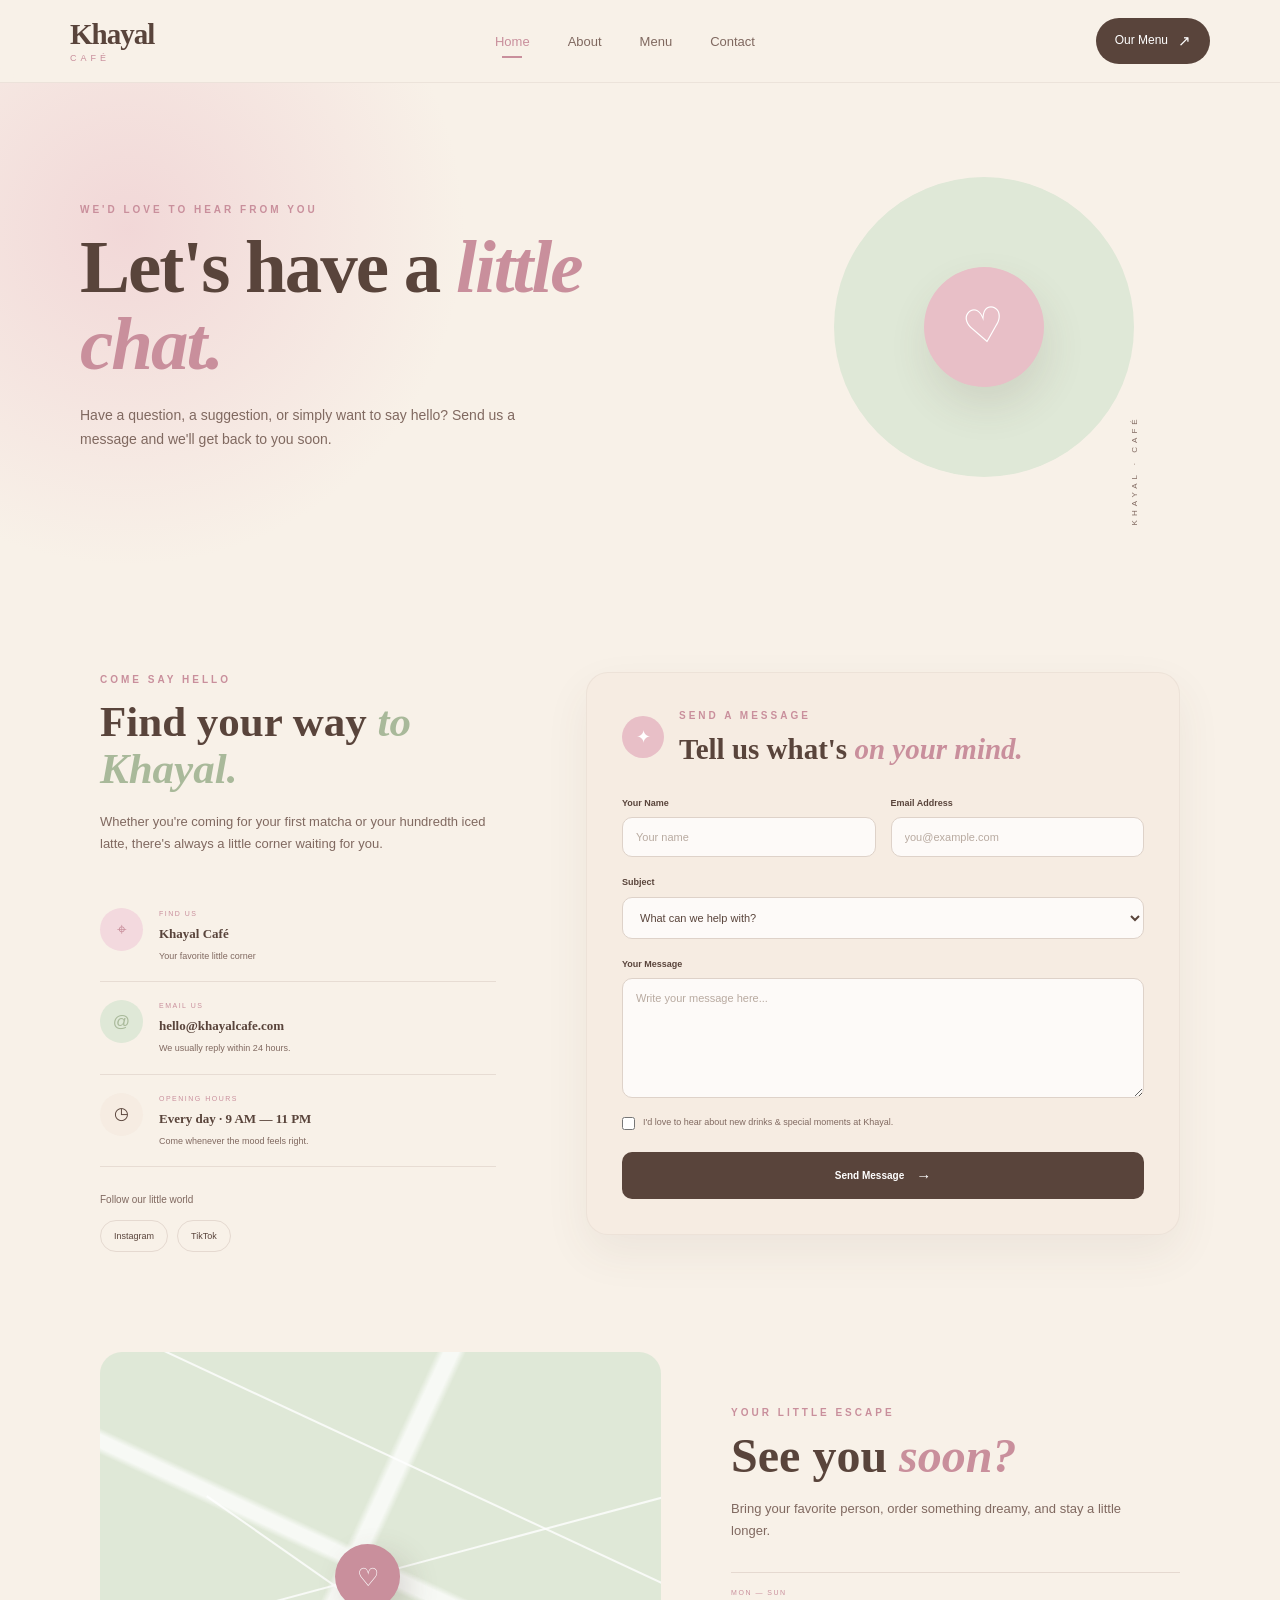
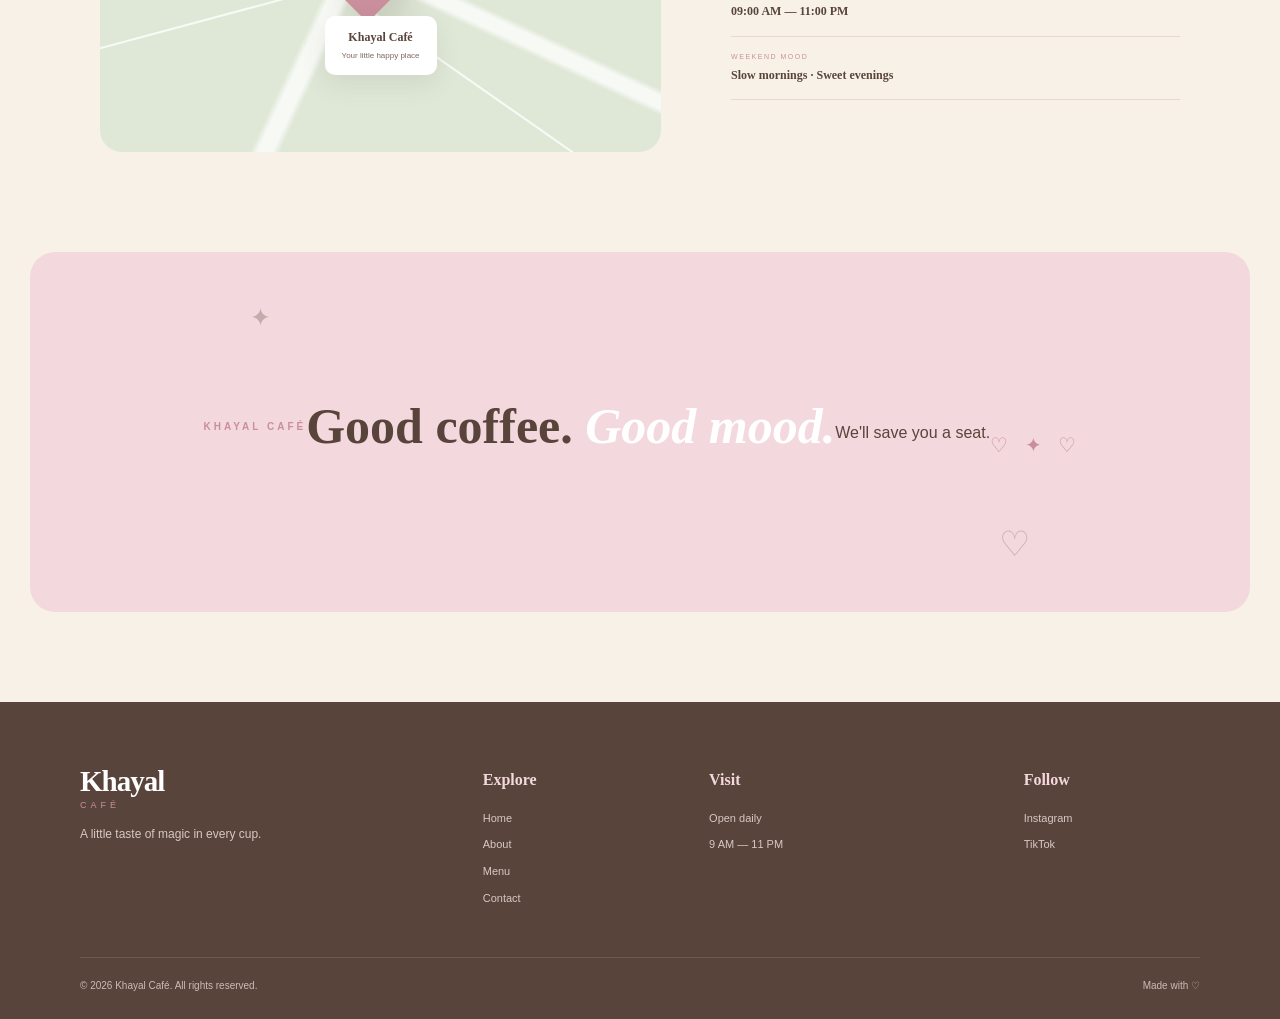
<file: contact.html>
<!DOCTYPE html>
<html lang="en">
<head>
    <meta charset="UTF-8">
    <meta name="viewport" content="width=device-width, initial-scale=1.0">
    <title>Contact | Khayal Café</title>
    <link rel="stylesheet" href="style.css">
</head>
<body>

<!-- == NAVBAR== -->
<header class="navbar">
    <div class="nav-container">
        <a href="index.html" class="logo">
            <span>Khayal</span>
            <small>CAFÉ</small>
        </a>
        <nav>
            <input type="checkbox" id="nav-toggle" class="nav-toggle-input">
            
            <label for="nav-toggle" class="hamburger">
                <span></span>
                <span></span>
                <span></span>
            </label>
            <ul class="nav-links">
                <li><a href="index.html" class="active">Home</a></li>
                <li><a href="about.html">About</a></li>
                <li><a href="menu.html">Menu</a></li>
                <li><a href="contact.html">Contact</a></li>
            </ul>
        </nav>
        <a href="menu.html" class="menu-btn">
            Our Menu <span>↗</span>
        </a>
    </div>
</header>

<main>

        <!-- == CONTACT HERO== -->
        <section class="contact-hero">
            <div class="contact-hero-content">
                <p class="section-label">WE'D LOVE TO HEAR FROM YOU</p>
                <h1>Let's have a <span>little chat.</span></h1>
                <p>Have a question, a suggestion, or simply want to say hello? Send us a message and we'll get back to you soon.</p>
            </div>

            <div class="contact-decoration">
                <span>♡</span>
                <div class="contact-circle"></div>
                <small>KHAYAL · CAFÉ</small>
            </div>
        </section>
        <!-- == CONTACT CONTENT== -->
        <section class="contact-section">

            <!-- INFORMATION -->
            <div class="contact-info">
                <p class="section-label">COME SAY HELLO</p>
                <h2>Find your way <span>to Khayal.</span></h2>
                <p class="contact-description">Whether you're coming for your first matcha or your hundredth iced latte, there's always a little corner waiting for you.</p>

                <!-- LOCATION -->
                <div class="info-item">
                    <div class="info-icon">⌖</div>
                    <div>
                        <span>FIND US</span>
                        <h3>Khayal Café</h3>
                        <p>Your favorite little corner</p>
                    </div>
                </div>
                <!-- EMAIL -->
                <div class="info-item">
                    <div class="info-icon">@</div>
                    <div>
                        <span>EMAIL US</span>
                        <h3>hello@khayalcafe.com</h3>
                        <p>We usually reply within 24 hours.</p>
                    </div>
                </div>
                <!-- HOURS -->
                <div class="info-item">
                    <div class="info-icon">◷</div>
                    <div>
                        <span>OPENING HOURS</span>
                        <h3>Every day · 9 AM — 11 PM</h3>
                        <p>Come whenever the mood feels right.</p>
                    </div>
                </div>
                <!-- SOCIAL -->
                <div class="contact-social">
                    <p>Follow our little world</p>
                    <div>
                        <a href="#">Instagram</a>
                        <a href="#">TikTok</a>
                    </div>
                </div>
            </div>

            <!-- == FORM== -->
            <div class="contact-form-container">
                <div class="form-header">
                    <span>✦</span>
                    <div>
                        <p class="section-label">SEND A MESSAGE</p>
                        <h2>Tell us what's <span>on your mind.</span></h2>
                    </div>
                </div>

                <form>
                    <div class="form-row">
                        <div class="form-group">
                            <label for="name">Your Name</label>
                            <input type="text" id="name" name="name" placeholder="Your name" required>
                        </div>

                        <div class="form-group">
                            <label for="email">Email Address</label>
                            <input type="email" id="email" name="email" placeholder="you@example.com" required>
                        </div>
                    </div>

                    <div class="form-group">
                        <label for="subject">Subject</label>
                        <select id="subject" name="subject">
                            <option value="">What can we help with?</option>
                            <option value="question">General Question</option>
                            <option value="reservation">Reservation</option>
                            <option value="feedback">Feedback</option>
                            <option value="other">Something Else</option>
                        </select>
                    </div>

                    <div class="form-group">
                        <label for="message">Your Message</label>
                        <textarea id="message" name="message" rows="6" placeholder="Write your message here..." required></textarea>
                    </div>

                    <label class="check-row">
                        <input type="checkbox" name="updates">
                        <span>I'd love to hear about new drinks & special moments at Khayal.</span>
                    </label>

                    <button type="submit" class="form-btn">
                        Send Message
                        <span>→</span>
                    </button>
                </form>
            </div>

        </section>

        <!-- == MAP / VISIT == -->
        <section class="visit-section">
            <div class="visit-map">
                <div class="map-lines">
                    <span></span>
                    <span></span>
                    <span></span>
                </div>
                <div class="map-pin">
                    <span>♡</span>
                </div>
                <div class="map-label">
                    <strong>Khayal Café</strong>
                    <small>Your little happy place</small>
                </div>
            </div>

            <div class="visit-content">
                <p class="section-label">YOUR LITTLE ESCAPE</p>
                <h2>See you <span>soon?</span></h2>
                <p>Bring your favorite person, order something dreamy, and stay a little longer.</p>

                <div class="visit-details">
                    <div>
                        <span>MON — SUN</span>
                        <strong>09:00 AM — 11:00 PM</strong>
                    </div>
                    <div>
                        <span>WEEKEND MOOD</span>
                        <strong>Slow mornings · Sweet evenings</strong>
                    </div>
                </div>
            </div>
        </section>

        <!-- == FINAL CTA == -->
        <section class="contact-final">
            <p class="section-label">KHAYAL CAFÉ</p>
            <h2>Good coffee. <span>Good mood.</span></h2>
            <p>We'll save you a seat.</p>
            <div class="final-hearts">
                ♡ &nbsp; ✦ &nbsp; ♡
            </div>
        </section>

    </main>

    <!-- ==FOOTER == -->
    <footer class="footer">
        <div class="footer-main">
            <div class="footer-brand">
                <a href="index.html" class="logo">
                    <span>Khayal</span>
                    <small>CAFÉ</small>
                </a>
                <p>A little taste of magic in every cup.</p>
            </div>

            <div class="footer-column">
                <h4>Explore</h4>
                <a href="index.html">Home</a>
                <a href="about.html">About</a>
                <a href="menu.html">Menu</a>
                <a href="contact.html">Contact</a>
            </div>

            <div class="footer-column">
                <h4>Visit</h4>
                <p>Open daily</p>
                <p>9 AM — 11 PM</p>
            </div>

            <div class="footer-column">
                <h4>Follow</h4>
                <a href="#">Instagram</a>
                <a href="#">TikTok</a>
            </div>
        </div>

        <div class="footer-bottom">
            <p>© 2026 Khayal Café. All rights reserved.</p>
            <span>Made with ♡</span>
        </div>
    </footer>

</body>
</html>
</file>
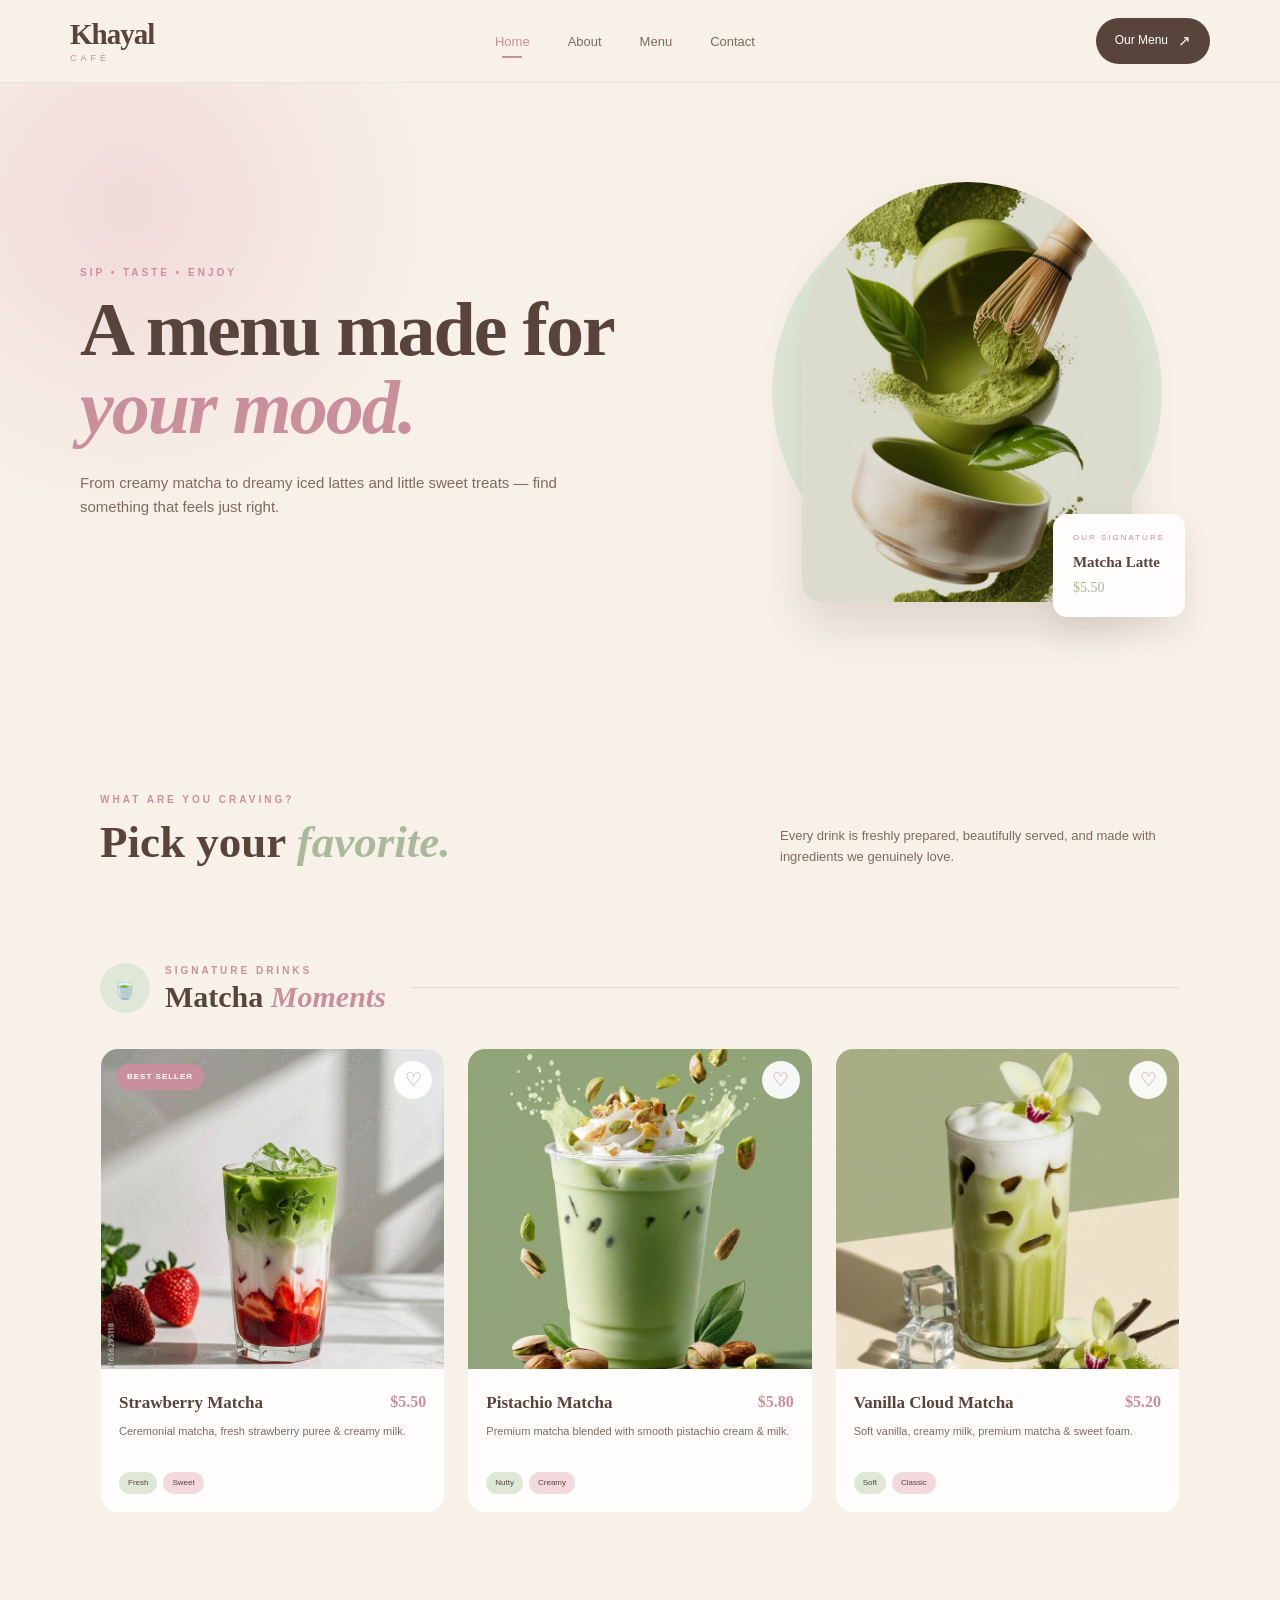
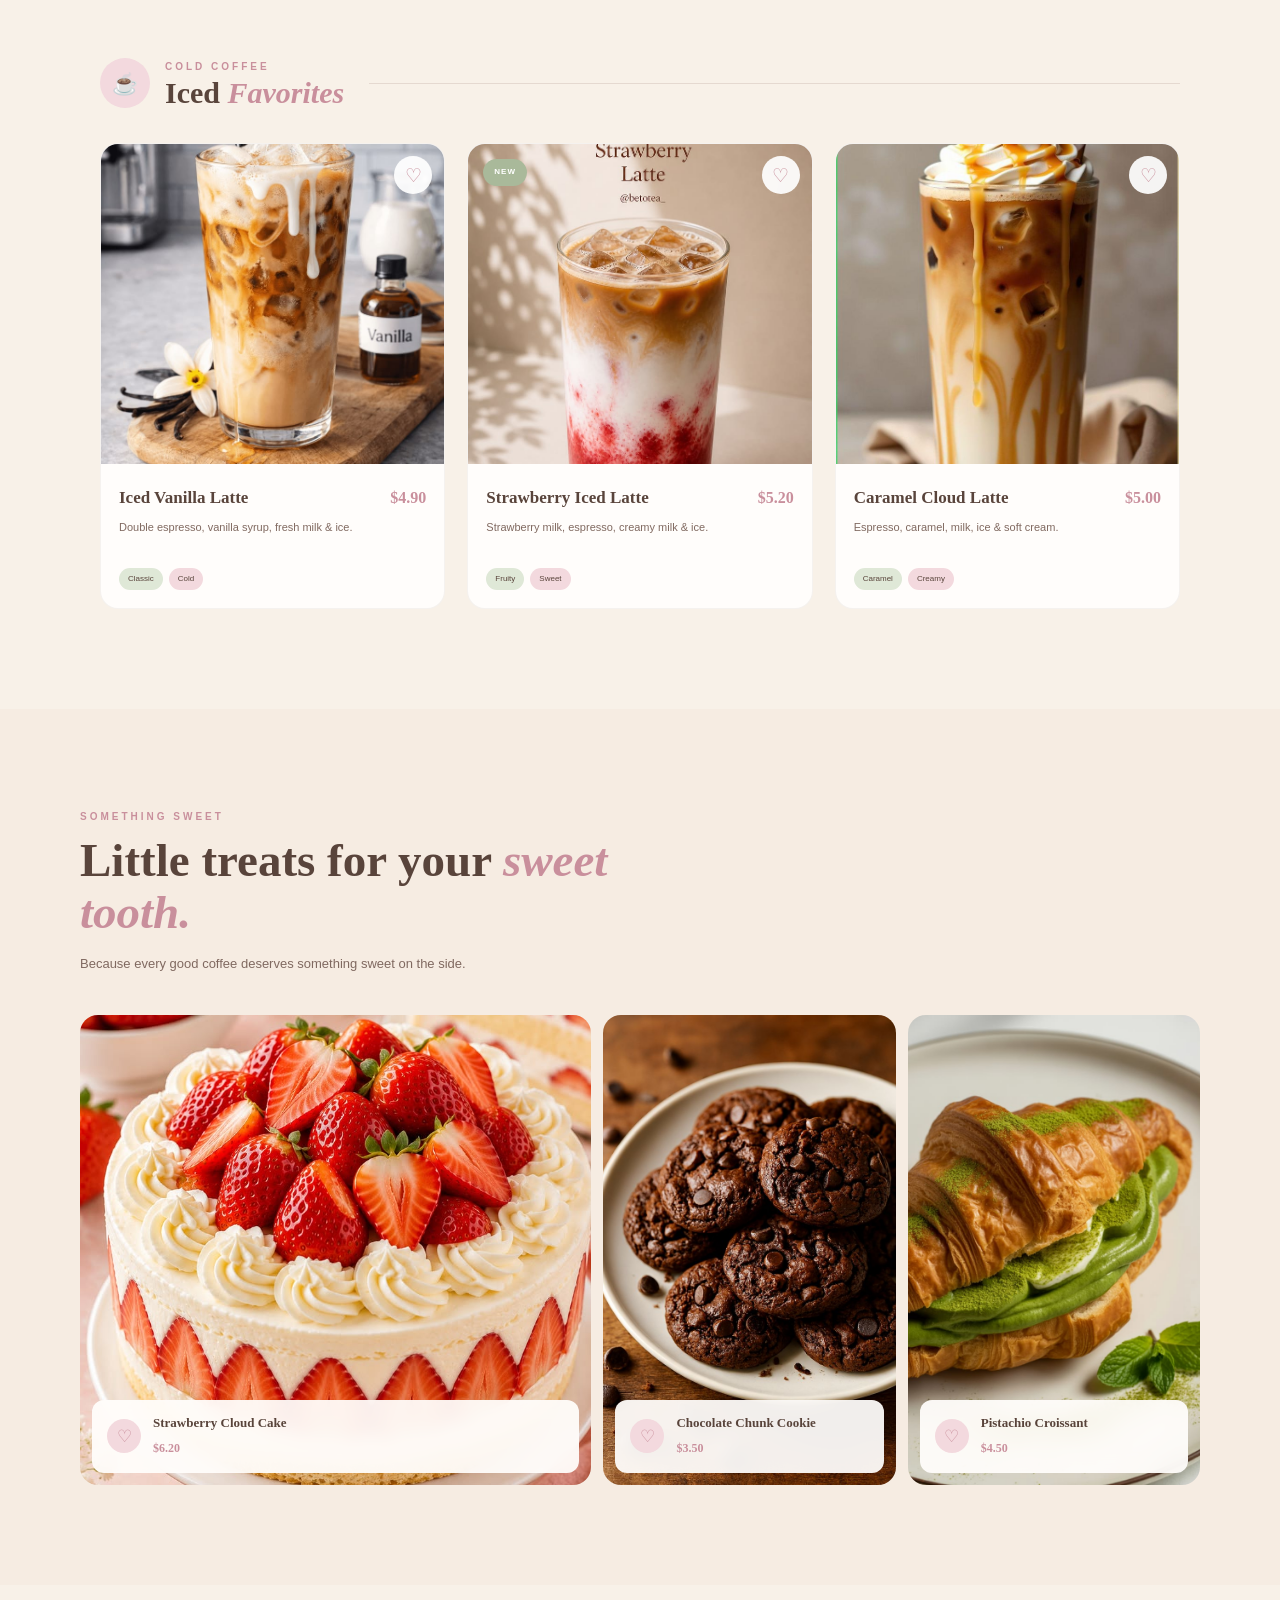
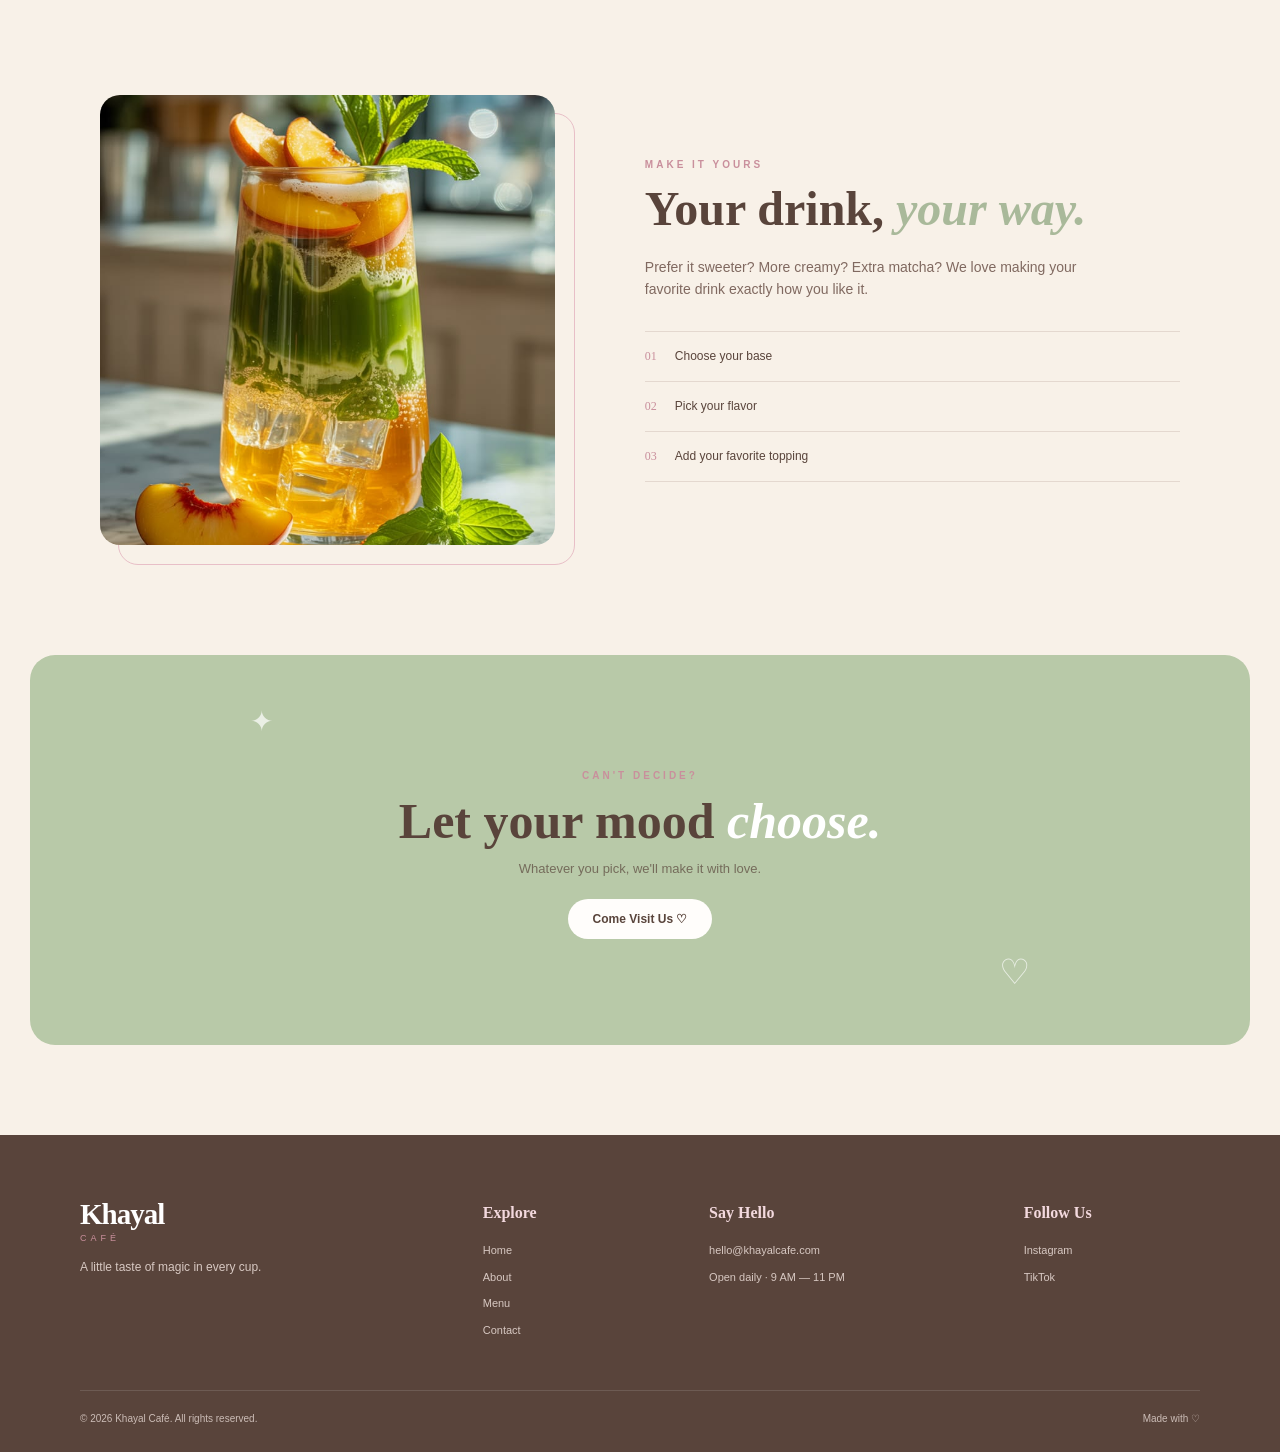
<file: menu.html>
<!DOCTYPE html>
<html lang="en">
<head>
    <meta charset="UTF-8">
    <meta name="viewport" content="width=device-width, initial-scale=1.0">
    <title>Menu | Khayal Café</title>
    <link rel="stylesheet" href="style.css">
</head>
<body>

<!-- ==NAVBAR== -->
<header class="navbar">
    <div class="nav-container">
        <a href="index.html" class="logo">
            <span>Khayal</span>
            <small>CAFÉ</small>
        </a>
        <nav>
            <input type="checkbox" id="nav-toggle" class="nav-toggle-input">
            
            <label for="nav-toggle" class="hamburger">
                <span></span>
                <span></span>
                <span></span>
            </label>
            <ul class="nav-links">
                <li><a href="index.html" class="active">Home</a></li>
                <li><a href="about.html">About</a></li>
                <li><a href="menu.html">Menu</a></li>
                <li><a href="contact.html">Contact</a></li>
            </ul>
        </nav>
        <a href="menu.html" class="menu-btn">
            Our Menu <span>↗</span>
        </a>
    </div>
</header>

<main>
        <!-- ==MENU HERO == -->
        <section class="menu-hero">
            <div class="menu-hero-content">
                <p class="section-label">SIP • TASTE • ENJOY</p>
                <h1>
                    A menu made
                    for <span>your mood.</span>
                </h1>
                <p>
                    From creamy matcha to dreamy iced lattes
                    and little sweet treats — find something
                    that feels just right.
                </p>
            </div>

            <div class="menu-hero-drink">
                <div class="menu-hero-circle"></div>
                <img src="Khayal signature matcha.jpeg" alt="Khayal signature matcha">
                <div class="hero-price">
                    <small>OUR SIGNATURE</small>
                    <strong>Matcha Latte</strong>
                    <span>$5.50</span>
                </div>
            </div>
        </section>

        <!-- == MENU INTRO == -->
        <section class="menu-intro">
            <div>
                <p class="section-label">WHAT ARE YOU CRAVING?</p>
                <h2>
                    Pick your
                    <span>favorite.</span>
                </h2>
            </div>
            <p>
                Every drink is freshly prepared,
                beautifully served, and made with
                ingredients we genuinely love.
            </p>
        </section>

        <!-- == DRINKS == -->
        <section class="menu-section">
            <div class="menu-category-title">
                <div>
                    <span class="category-icon">🍵</span>
                    <div>
                        <p class="section-label">SIGNATURE DRINKS</p>
                        <h2>Matcha <span>Moments</span></h2>
                    </div>
                </div>
                <span class="category-line"></span>
            </div>

            <div class="menu-grid">

                <!-- PRODUCT 1 -->
                <article class="menu-card">
                    <div class="menu-image">
                        <img src="Strawberry Matcha1.jpeg" alt="Strawberry Matcha">
                        <span class="best-seller">BEST SELLER</span>
                        <button class="heart">♡</button>
                    </div>
                    <div class="menu-card-info">
                        <div class="product-title">
                            <h3>Strawberry Matcha</h3>
                            <strong>$5.50</strong>
                        </div>
                        <p>Ceremonial matcha, fresh strawberry puree & creamy milk.</p>
                        <div class="product-tags">
                            <span>Fresh</span>
                            <span>Sweet</span>
                        </div>
                    </div>
                </article>

                <!-- PRODUCT 2 -->
                <article class="menu-card">
                    <div class="menu-image">
                        <img src="Pistachio Matcha1.jpeg" alt="Pistachio Matcha">
                        <button class="heart">♡</button>
                    </div>
                    <div class="menu-card-info">
                        <div class="product-title">
                            <h3>Pistachio Matcha</h3>
                            <strong>$5.80</strong>
                        </div>
                        <p>Premium matcha blended with smooth pistachio cream & milk.</p>
                        <div class="product-tags">
                            <span>Nutty</span>
                            <span>Creamy</span>
                        </div>
                    </div>
                </article>

                <!-- PRODUCT 3 -->
                <article class="menu-card">
                    <div class="menu-image">
                        <img src="Vanilla Matcha.jpeg" alt="Vanilla Matcha">
                        <button class="heart">♡</button>
                    </div>
                    <div class="menu-card-info">
                        <div class="product-title">
                            <h3>Vanilla Cloud Matcha</h3>
                            <strong>$5.20</strong>
                        </div>
                        <p>Soft vanilla, creamy milk, premium matcha & sweet foam.</p>
                        <div class="product-tags">
                            <span>Soft</span>
                            <span>Classic</span>
                        </div>
                    </div>
                </article>

            </div>
        </section>

        <!-- == ICED COFFEE == -->
        <section class="menu-section coffee-section">
            <div class="menu-category-title">
                <div>
                    <span class="category-icon coffee-icon">☕</span>
                    <div>
                        <p class="section-label">COLD COFFEE</p>
                        <h2>Iced <span>Favorites</span></h2>
                    </div>
                </div>
                <span class="category-line"></span>
            </div>

            <div class="menu-grid">

                <!-- PRODUCT 1 -->
                <article class="menu-card">
                    <div class="menu-image">
                        <img src="Iced Vanilla Latte.jpeg" alt="Iced Vanilla Latte">
                        <button class="heart">♡</button>
                    </div>
                    <div class="menu-card-info">
                        <div class="product-title">
                            <h3>Iced Vanilla Latte</h3>
                            <strong>$4.90</strong>
                        </div>
                        <p>Double espresso, vanilla syrup, fresh milk & ice.</p>
                        <div class="product-tags">
                            <span>Classic</span>
                            <span>Cold</span>
                        </div>
                    </div>
                </article>

                <!-- PRODUCT 2 -->
                <article class="menu-card">
                    <div class="menu-image">
                        <img src="Strawberry Iced Latte.jpeg" alt="Strawberry Iced Latte">
                        <span class="new-item">NEW</span>
                        <button class="heart">♡</button>
                    </div>
                    <div class="menu-card-info">
                        <div class="product-title">
                            <h3>Strawberry Iced Latte</h3>
                            <strong>$5.20</strong>
                        </div>
                        <p>Strawberry milk, espresso, creamy milk & ice.</p>
                        <div class="product-tags">
                            <span>Fruity</span>
                            <span>Sweet</span>
                        </div>
                    </div>
                </article>

                <!-- PRODUCT 3 -->
                <article class="menu-card">
                    <div class="menu-image">
                        <img src="Caramel Iced Latt.jpeg" alt="Caramel Iced Latte">
                        <button class="heart">♡</button>
                    </div>
                    <div class="menu-card-info">
                        <div class="product-title">
                            <h3>Caramel Cloud Latte</h3>
                            <strong>$5.00</strong>
                        </div>
                        <p>Espresso, caramel, milk, ice & soft cream.</p>
                        <div class="product-tags">
                            <span>Caramel</span>
                            <span>Creamy</span>
                        </div>
                    </div>
                </article>

            </div>
        </section>

        <!-- == DESSERTS == -->
        <section class="dessert-section">
            <div class="dessert-heading">
                <p class="section-label">SOMETHING SWEET</p>
                <h2>
                    Little treats
                    for your <span>sweet tooth.</span>
                </h2>
                <p>Because every good coffee deserves something sweet on the side.</p>
            </div>

            <div class="dessert-grid">
                <article class="dessert-card large">
                    <img src="Strawberry Cake.jpeg" alt="Strawberry Cake">
                    <div class="dessert-overlay">
                        <span>♡</span>
                        <div>
                            <h3>Strawberry Cloud Cake</h3>
                            <strong>$6.20</strong>
                        </div>
                    </div>
                </article>

                <article class="dessert-card">
                    <img src="Chocolate Cookie.jpeg" alt="Chocolate Cookie">
                    <div class="dessert-overlay">
                        <span>♡</span>
                        <div>
                            <h3>Chocolate Chunk Cookie</h3>
                            <strong>$3.50</strong>
                        </div>
                    </div>
                </article>

                <article class="dessert-card">
                    <img src="Pistachio Croissant.jpeg" alt="Pistachio Croissant">
                    <div class="dessert-overlay">
                        <span>♡</span>
                        <div>
                            <h3>Pistachio Croissant</h3>
                            <strong>$4.50</strong>
                        </div>
                    </div>
                </article>
            </div>
        </section>

        <!-- == CUSTOM DRINK == -->
        <section class="custom-section">
            <div class="custom-image">
                <img src="Custom Khayal drin.jpeg" alt="Custom Khayal drink">
            </div>

            <div class="custom-content">
                <p class="section-label">MAKE IT YOURS</p>
                <h2>
                    Your drink,
                    <span>your way.</span>
                </h2>
                <p>
                    Prefer it sweeter? More creamy?
                    Extra matcha? We love making your
                    favorite drink exactly how you like it.
                </p>
                <div class="custom-options">
                    <div>
                        <span>01</span>
                        <p>Choose your base</p>
                    </div>
                    <div>
                        <span>02</span>
                        <p>Pick your flavor</p>
                    </div>
                    <div>
                        <span>03</span>
                        <p>Add your favorite topping</p>
                    </div>
                </div>
            </div>
        </section>
        <!-- ==MENU CTA== -->
        <section class="menu-cta">
            <div>
                <p class="section-label">CAN'T DECIDE?</p>
                <h2>
                    Let your mood
                    <span>choose.</span>
                </h2>
                <p>Whatever you pick, we'll make it with love.</p>
                <a href="contact.html" class="light-btn">Come Visit Us ♡</a>
            </div>
        </section>

    </main>
    <!-- ==FOOTER == -->
    <footer class="footer">
        <div class="footer-main">
            <div class="footer-brand">
                <a href="index.html" class="logo">
                    <span>Khayal</span>
                    <small>CAFÉ</small>
                </a>
                <p>A little taste of magic in every cup.</p>
            </div>

            <div class="footer-column">
                <h4>Explore</h4>
                <a href="index.html">Home</a>
                <a href="about.html">About</a>
                <a href="menu.html">Menu</a>
                <a href="contact.html">Contact</a>
            </div>

            <div class="footer-column">
                <h4>Say Hello</h4>
                <p>hello@khayalcafe.com</p>
                <p>Open daily · 9 AM — 11 PM</p>
            </div>

            <div class="footer-column">
                <h4>Follow Us</h4>
                <div class="socials">
                    <a href="#">Instagram</a>
                    <a href="#">TikTok</a>
                </div>
            </div>
        </div>

        <div class="footer-bottom">
            <p>© 2026 Khayal Café. All rights reserved.</p>
            <span>Made with ♡</span>
        </div>
    </footer>

</body>
</html>
</file>
<file: style.css>
* {
    margin: 0;
    padding: 0;
    box-sizing: border-box;
}

html {
    scroll-behavior: smooth;
}

body {
    font-family: Arial, Helvetica, sans-serif;
    background: #f8f1e8;
    color: #59443b;
    line-height: 1.6;
}

img {
    width: 100%;
    display: block;
}

a {
    text-decoration: none;
    color: inherit;
}

/* === COLORS === */
:root {
    --cream: #f8f1e8;
    --beige: #ede0d2;
    --beige-light: #f6ece2;
    --pink: #e8bfc7;
    --pink-light: #f3d9de;
    --pink-dark: #c98f9c;
    --pistachio: #b8c9a8;
    --pistachio-light: #dfe8d7;
    --sage: #a9b99a;
    --mocha: #59443b;
    --mocha-light: #806960;
    --white: #fffdfb;
}

/* === NAVBAR === */
.navbar {
    position: fixed;
    top: 0;
    left: 0;
    width: 100%;
    background: rgba(248, 241, 232, 0.94);
    backdrop-filter: blur(12px);
    z-index: 1000;
    border-bottom: 1px solid rgba(89, 68, 59, 0.08);
}

.nav-container {
    max-width: 1200px;
    height: 82px;
    margin: auto;
    padding: 0 30px;
    display: flex;
    align-items: center;
    justify-content: space-between;
}

/* === LOGO === */
.logo {
    display: flex;
    flex-direction: column;
    line-height: 1;
}

.logo span {
    font-family: Georgia, serif;
    font-size: 29px;
    font-weight: bold;
    letter-spacing: -1px;
}

.logo small {
    margin-top: 5px;
    font-size: 9px;
    letter-spacing: 4px;
    color: var(--pink-dark);
}

/* ===  NAV LINKS === */
.nav-links {
    display: flex;
    align-items: center;
    gap: 38px;
    list-style: none;
}

.nav-links a {
    position: relative;
    font-size: 13px;
    color: var(--mocha-light);
    transition: 0.3s ease;
}

.nav-links a::after {
    content: "";
    position: absolute;
    bottom: -9px;
    left: 50%;
    width: 0;
    height: 2px;
    background: var(--pink-dark);
    transform: translateX(-50%);
    transition: 0.3s ease;
}

.nav-links a:hover,
.nav-links a.active {
    color: var(--pink-dark);
}

.nav-links a:hover::after,
.nav-links a.active::after {
    width: 20px;
}

/* === MENU BUTTON === */
.menu-btn {
    display: flex;
    align-items: center;
    gap: 10px;
    padding: 11px 19px;
    background: var(--mocha);
    color: white;
    border-radius: 30px;
    font-size: 12px;
    transition: 0.3s ease;
}

.menu-btn span {
    font-size: 15px;
}

.menu-btn:hover {
    background: var(--pink-dark);
    transform: translateY(-2px);
}

/* === HERO === */
.hero {
    max-width: 1200px;
    min-height: 720px;
    margin: 82px auto 0;
    padding: 75px 40px;
    display: grid;
    grid-template-columns: 0.9fr 1.1fr;
    align-items: center;
    gap: 50px;
    position: relative;
    overflow: hidden;
}

/* DECORATIONS */
.decor-star {
    position: absolute;
    color: var(--pink-dark);
    font-size: 22px;
}

.star-one {
    top: 130px;
    left: 40px;
}

.star-two {
    bottom: 80px;
    left: 48%;
}

.decor-heart {
    position: absolute;
    top: 155px;
    right: 48%;
    font-size: 30px;
    color: var(--pistachio);
}

/* === HERO CONTENT === */
.hero-content {
    position: relative;
    z-index: 3;
}

.eyebrow {
    color: var(--pink-dark);
    font-size: 11px;
    font-weight: bold;
    letter-spacing: 4px;
    margin-bottom: 20px;
}

.hero h1 {
    font-family: Georgia, serif;
    font-size: clamp(55px, 6vw, 78px);
    line-height: 1.02;
    letter-spacing: -2px;
    color: var(--mocha);
    max-width: 560px;
    margin-bottom: 25px;
}

.hero h1 span {
    color: var(--pink-dark);
    font-style: italic;
}

.hero-text {
    max-width: 440px;
    color: var(--mocha-light);
    font-size: 15px;
    margin-bottom: 30px;
}

/* == BUTTONS == */
.hero-buttons {
    display: flex;
    align-items: center;
    gap: 14px;
}

.primary-btn {
    display: inline-flex;
    align-items: center;
    gap: 15px;
    background: var(--mocha);
    color: white;
    padding: 14px 23px;
    border-radius: 30px;
    font-size: 12px;
    font-weight: bold;
    transition: 0.3s ease;
}

.primary-btn span {
    font-size: 17px;
}

.primary-btn:hover {
    background: var(--pink-dark);
    transform: translateY(-3px);
    box-shadow: 0 12px 25px rgba(89, 68, 59, 0.15);
}

.story-btn {
    padding: 13px 20px;
    font-size: 12px;
    color: var(--mocha);
    border-bottom: 1px solid var(--pink-dark);
    transition: 0.3s ease;
}

.story-btn:hover {
    color: var(--pink-dark);
}

.hero-note {
    margin-top: 30px;
    display: flex;
    align-items: center;
    gap: 8px;
    font-size: 11px;
    color: var(--mocha-light);
}

.hero-note span {
    color: var(--pink-dark);
    font-size: 18px;
}

/* === HERO VISUAL == */
.hero-visual {
    height: 540px;
    position: relative;
    display: flex;
    align-items: center;
    justify-content: center;
}

/* BIG PINK SHAPE */
.pink-shape {
    position: absolute;
    width: 430px;
    height: 430px;
    background: var(--pink-light);
    border-radius: 48% 52% 60% 40% / 45% 40% 60% 55%;
    transform: rotate(-8deg);
}

/* IMAGE */
.hero-image-frame {
    position: relative;
    width: 360px;
    height: 455px;
    z-index: 2;
    overflow: hidden;
    border-radius: 190px 190px 25px 25px;
    box-shadow: 0 25px 50px rgba(89, 68, 59, 0.15);
}

.hero-image-frame img {
    width: 100%;
    height: 100%;
    object-fit: cover;
    transition: 0.6s ease;
}

.hero-image-frame:hover img {
    transform: scale(1.05);
}

/* MATCHA TAG */
.matcha-tag {
    position: absolute;
    z-index: 5;
    bottom: 65px;
    right: 15px;
    padding: 13px 17px;
    background: var(--white);
    border-radius: 12px;
    box-shadow: 0 12px 30px rgba(89, 68, 59, 0.12);
    font-size: 11px;
    display: flex;
    align-items: center;
    gap: 8px;
}

.matcha-tag span {
    color: var(--pistachio);
}

/* CIRCLES */
.small-circle {
    position: absolute;
    border-radius: 50%;
}

.circle-one {
    width: 45px;
    height: 45px;
    background: var(--pistachio);
    top: 50px;
    right: 55px;
}

.circle-two {
    width: 20px;
    height: 20px;
    background: var(--pink-dark);
    bottom: 120px;
    left: 70px;
}

/* ==== VALUES === */
.values {
    max-width: 1120px;
    margin: auto;
    background: var(--white);
    padding: 25px 35px;
    border-radius: 18px;
    box-shadow: 0 10px 35px rgba(89, 68, 59, 0.07);
    display: grid;
    grid-template-columns: 1fr auto 1fr auto 1fr;
    align-items: center;
    gap: 25px;
    position: relative;
    z-index: 10;
}

.value-item {
    display: flex;
    align-items: center;
    gap: 15px;
}

.value-icon {
    width: 48px;
    height: 48px;
    flex-shrink: 0;
    display: flex;
    align-items: center;
    justify-content: center;
    border-radius: 50%;
    background: var(--pistachio-light);
    font-size: 20px;
}

.value-icon.pink {
    background: var(--pink-light);
    color: var(--pink-dark);
}

.value-icon.green {
    background: var(--pistachio-light);
    color: var(--sage);
}

.value-item h3 {
    font-family: Georgia, serif;
    font-size: 15px;
    margin-bottom: 2px;
}

.value-item p {
    font-size: 10px;
    color: var(--mocha-light);
}

.value-line {
    width: 1px;
    height: 40px;
    background: #eadfd6;
}
/* === FAVORITES ==== */
.favorites {
    max-width: 1120px;
    margin: auto;
    padding: 110px 20px;
}

.section-header {
    display: flex;
    align-items: end;
    justify-content: space-between;
    margin-bottom: 40px;
}

.section-label {
    color: var(--pink-dark);
    font-size: 10px;
    letter-spacing: 3px;
    font-weight: bold;
    margin-bottom: 10px;
}

.section-header h2 {
    font-family: Georgia, serif;
    font-size: 43px;
    line-height: 1.1;
}

.section-header h2 span {
    color: var(--sage);
    font-style: italic;
}

.view-all {
    font-size: 12px;
    color: var(--mocha-light);
    border-bottom: 1px solid var(--pink-dark);
    padding-bottom: 5px;
}

/* DRINK GRID */
.drink-grid {
    display: grid;
    grid-template-columns: repeat(3, 1fr);
    gap: 22px;
}

.drink-card {
    background: var(--white);
    border-radius: 18px;
    padding: 10px;
    transition: 0.35s ease;
    border: 1px solid rgba(89, 68, 59, 0.05);
}

.drink-card:hover {
    transform: translateY(-8px);
    box-shadow: 0 20px 40px rgba(89, 68, 59, 0.10);
}

.drink-image {
    height: 320px;
    position: relative;
    overflow: hidden;
    border-radius: 13px;
}

.pink-bg {
    background: var(--pink-light);
}

.green-bg {
    background: var(--pistachio-light);
}

.beige-bg {
    background: var(--beige);
}

.drink-image img {
    height: 100%;
    object-fit: cover;
    transition: 0.5s ease;
}

.drink-card:hover .drink-image img {
    transform: scale(1.04);
}

.favorite {
    position: absolute;
    top: 12px;
    right: 12px;
    z-index: 3;
    width: 35px;
    height: 35px;
    background: rgba(255, 255, 255, 0.9);
    border-radius: 50%;
    display: flex;
    align-items: center;
    justify-content: center;
    color: var(--pink-dark);
    font-size: 18px;
}

.drink-info {
    padding: 18px 8px 10px;
    display: flex;
    align-items: end;
    justify-content: space-between;
    gap: 10px;
}

.drink-info h3 {
    font-family: Georgia, serif;
    font-size: 17px;
    margin-bottom: 4px;
}

.drink-info p {
    color: var(--mocha-light);
    font-size: 10px;
    line-height: 1.4;
}

.drink-info strong {
    color: var(--pink-dark);
    font-family: Georgia, serif;
    white-space: nowrap;
}

/* ================= ABOUT ================= */
.about-preview {
    background: var(--beige-light);
    padding: 110px max(30px, calc((100% - 1120px) / 2));
    display: grid;
    grid-template-columns: 1fr 1fr;
    gap: 85px;
    align-items: center;
}

.about-photo {
    position: relative;
}

.about-photo img {
    height: 500px;
    object-fit: cover;
    border-radius: 180px 180px 20px 20px;
}

.photo-label {
    position: absolute;
    bottom: 25px;
    left: 25px;
    background: var(--white);
    padding: 12px 17px;
    border-radius: 10px;
    font-size: 10px;
    letter-spacing: 2px;
    box-shadow: 0 10px 25px rgba(89, 68, 59, 0.12);
}

.photo-label span {
    color: var(--pink-dark);
    margin-right: 7px;
}

.about-text h2 {
    font-family: Georgia, serif;
    font-size: 48px;
    line-height: 1.1;
    margin-bottom: 25px;
}

.about-text h2 span {
    color: var(--pink-dark);
    font-style: italic;
}

.about-text > p:not(.section-label) {
    max-width: 470px;
    color: var(--mocha-light);
    font-size: 14px;
    margin-bottom: 15px;
}

.learn-more {
    display: inline-flex;
    gap: 15px;
    margin-top: 15px;
    color: var(--mocha);
    font-size: 12px;
    font-weight: bold;
    border-bottom: 1px solid var(--pink-dark);
    padding-bottom: 6px;
}

.learn-more span {
    color: var(--pink-dark);
}

/* === MOOD ==== */
.mood-section {
    min-height: 450px;
    background: var(--pistachio);
    display: flex;
    flex-direction: column;
    align-items: center;
    justify-content: center;
    text-align: center;
    padding: 70px 25px;
    position: relative;
    overflow: hidden;
}

.mood-section::before {
    content: "";
    position: absolute;
    width: 280px;
    height: 280px;
    border: 1px solid rgba(255, 255, 255, 0.45);
    border-radius: 50%;
    left: -100px;
}

.mood-section::after {
    content: "";
    position: absolute;
    width: 200px;
    height: 200px;
    border: 1px solid rgba(255, 255, 255, 0.45);
    border-radius: 50%;
    right: -70px;
}

.mood-decoration {
    font-size: 25px;
    color: white;
    margin-bottom: 15px;
}

.mood-section .section-label {
    color: white;
}

.mood-section h2 {
    max-width: 700px;
    font-family: Georgia, serif;
    font-size: 48px;
    line-height: 1.15;
    color: var(--mocha);
    margin-bottom: 15px;
}

.mood-section h2 span {
    color: white;
    font-style: italic;
}

.mood-section > p:not(.section-label) {
    color: rgba(89, 68, 59, 0.75);
    font-size: 14px;
    margin-bottom: 25px;
}

.light-btn {
    background: var(--white);
    color: var(--mocha);
    padding: 13px 25px;
    border-radius: 30px;
    font-size: 12px;
    font-weight: bold;
    transition: 0.3s ease;
}

.light-btn:hover {
    background: var(--pink-light);
    transform: translateY(-3px);
}

/* ================= GALLERY ================= */
.gallery {
    max-width: 1120px;
    margin: auto;
    padding: 110px 20px;
}

.gallery-header {
    margin-bottom: 35px;
}

.gallery-grid {
    display: grid;
    grid-template-columns: 1.5fr 1fr 1fr;
    grid-template-rows: 220px 220px;
    gap: 12px;
}

.gallery-item {
    overflow: hidden;
    border-radius: 14px;
}

.gallery-item.large {
    grid-row: span 2;
}

.gallery-item img {
    width: 100%;
    height: 100%;
    object-fit: cover;
    transition: 0.5s ease;
}

.gallery-item:hover img {
    transform: scale(1.06);
}

/* === CTA === */
.cta {
    margin: 0 30px 90px;
    min-height: 400px;
    border-radius: 25px;
    background: linear-gradient(
            rgba(89, 68, 59, 0.72),
            rgba(89, 68, 59, 0.72)
        ),
        url("../images/cafe.jpg");
    background-size: cover;
    background-position: center;
    display: flex;
    align-items: center;
    justify-content: center;
    text-align: center;
}

.cta-content .section-label {
    color: var(--pink-light);
}

.cta h2 {
    font-family: Georgia, serif;
    color: white;
    font-size: 50px;
    line-height: 1.15;
    margin-bottom: 28px;
}

.cta h2 span {
    color: var(--pink);
    font-style: italic;
}

/* == FOOTER === */
.footer {
    background: var(--mocha);
    color: white;
    padding: 65px max(30px, calc((100% - 1120px) / 2)) 25px;
}

.footer-main {
    display: grid;
    grid-template-columns: 2fr 1fr 1.5fr 1fr;
    gap: 50px;
    padding-bottom: 50px;
}

.footer-brand .logo span {
    color: white;
}

.footer-brand p {
    color: #d7c8c2;
    font-size: 12px;
    margin-top: 15px;
    max-width: 190px;
}

.footer-column {
    display: flex;
    flex-direction: column;
    gap: 9px;
}

.footer-column h4 {
    font-family: Georgia, serif;
    font-color: var(--pink-light);
    color: var(--pink-light);
    margin-bottom: 8px;
}

.footer-column a,
.footer-column p {
    color: #d7c8c2;
    font-size: 11px;
    transition: 0.3s ease;
}

.footer-column a:hover {
    color: var(--pink);
}

.socials {
    display: flex;
    flex-direction: column;
    gap: 9px;
}

.footer-bottom {
    border-top: 1px solid rgba(255, 255, 255, 0.12);
    padding-top: 20px;
    display: flex;
    justify-content: space-between;
    color: #cbbcb6;
    font-size: 10px;
}

/* ==ABOUT PAGE==== */

/* == ABOUT HERO == */
.about-hero {
    min-height: 500px;
    margin-top: 82px;
    background: radial-gradient(
            circle at 15% 25%,
            rgba(232, 191, 199, 0.45),
            transparent 25%
        ),
        radial-gradient(
            circle at 85% 70%,
            rgba(184, 201, 168, 0.45),
            transparent 25%
        ),
        var(--beige);
    display: flex;
    align-items: center;
    justify-content: center;
    text-align: center;
    padding: 80px 25px;
    position: relative;
    overflow: hidden;
}

.about-hero-content {
    max-width: 720px;
    position: relative;
    z-index: 2;
}

.about-hero h1 {
    font-family: Georgia, serif;
    font-size: clamp(48px, 6vw, 72px);
    line-height: 1.05;
    letter-spacing: -2px;
    color: var(--mocha);
    margin-bottom: 25px;
}

.about-hero h1 span {
    color: var(--pink-dark);
    font-style: italic;
}

.about-hero-content > p:last-child {
    max-width: 550px;
    margin: auto;
    color: var(--mocha-light);
    font-size: 15px;
}

.about-hero-decoration {
    position: absolute;
    font-size: 35px;
    color: rgba(255, 255, 255, 0.8);
}

.decoration-left {
    top: 90px;
    left: 12%;
}

.decoration-right {
    bottom: 80px;
    right: 12%;
    color: var(--pink-dark);
}

/* ================= STORY ================= */
.story-section {
    max-width: 1120px;
    margin: auto;
    padding: 110px 20px;
    display: grid;
    grid-template-columns: 1fr 1fr;
    align-items: center;
    gap: 90px;
}

.story-image {
    position: relative;
}

.story-image img {
    height: 560px;
    object-fit: cover;
    border-radius: 200px 200px 25px 25px;
}

.story-badge {
    position: absolute;
    right: -20px;
    bottom: 35px;
    background: var(--white);
    padding: 15px 20px;
    border-radius: 13px;
    display: flex;
    align-items: center;
    gap: 12px;
    box-shadow: 0 15px 35px rgba(89, 68, 59, 0.12);
}

.story-badge > span {
    width: 40px;
    height: 40px;
    display: flex;
    align-items: center;
    justify-content: center;
    border-radius: 50%;
    background: var(--pistachio-light);
    color: var(--sage);
    font-size: 19px;
}

.story-badge div {
    display: flex;
    flex-direction: column;
}

.story-badge strong {
    font-family: Georgia, serif;
    font-size: 13px;
}

.story-badge small {
    font-size: 9px;
    color: var(--mocha-light);
}

.story-content h2 {
    font-family: Georgia, serif;
    font-size: 49px;
    line-height: 1.1;
    margin-bottom: 25px;
}

.story-content h2 span {
    color: var(--pink-dark);
    font-style: italic;
}

.story-content > p:not(.section-label) {
    color: var(--mocha-light);
    font-size: 14px;
    max-width: 480px;
    margin-bottom: 16px;
}

.story-signature {
    display: flex;
    align-items: center;
    gap: 13px;
    margin-top: 30px;
    padding-top: 22px;
    border-top: 1px solid #e6d8ce;
    max-width: 400px;
}

.story-signature > span {
    width: 42px;
    height: 42px;
    display: flex;
    align-items: center;
    justify-content: center;
    background: var(--pink-light);
    border-radius: 50%;
    color: var(--pink-dark);
    font-size: 19px;
}

.story-signature p {
    font-family: Georgia, serif;
    font-size: 12px;
    line-height: 1.4;
    color: var(--mocha-light);
}

.story-signature strong {
    color: var(--mocha);
}

/* == NUMBERS === */
.numbers {
    background: var(--pistachio);
    padding: 35px max(30px, calc((100% - 1000px) / 2));
    display: grid;
    grid-template-columns: 1fr auto 1fr auto 1fr auto 1fr;
    align-items: center;
    gap: 30px;
}

.number-item {
    display: flex;
    align-items: center;
    justify-content: center;
    gap: 13px;
}

.number-item strong {
    font-family: Georgia, serif;
    font-size: 32px;
    color: var(--mocha);
}

.number-item span {
    font-size: 9px;
    text-transform: uppercase;
    letter-spacing: 1px;
    line-height: 1.4;
    color: rgba(89, 68, 59, 0.7);
}

.number-divider {
    height: 38px;
    width: 1px;
    background: rgba(89, 68, 59, 0.2);
}

/* == WHY SECTION == */
.why-section {
    max-width: 1120px;
    margin: auto;
    padding: 110px 20px;
}

.why-header {
    max-width: 620px;
    margin-bottom: 50px;
}

.why-header h2 {
    font-family: Georgia, serif;
    font-size: 48px;
    line-height: 1.1;
    margin-bottom: 15px;
}

.why-header h2 span {
    color: var(--sage);
    font-style: italic;
}

.why-header > p:last-child {
    color: var(--mocha-light);
    font-size: 14px;
    max-width: 500px;
}

.why-grid {
    display: grid;
    grid-template-columns: repeat(3, 1fr);
    gap: 20px;
}

.why-card {
    padding: 35px 30px;
    background: var(--beige-light);
    border-radius: 18px;
    min-height: 300px;
    position: relative;
    transition: 0.35s ease;
}

.why-card:hover {
    transform: translateY(-7px);
    box-shadow: 0 20px 35px rgba(89, 68, 59, 0.08);
}

.why-card.featured {
    background: var(--pink-light);
}

.why-number {
    position: absolute;
    top: 25px;
    right: 25px;
    font-family: Georgia, serif;
    font-size: 12px;
    color: rgba(89, 68, 59, 0.35);
}

.why-icon {
    width: 58px;
    height: 58px;
    background: var(--white);
    border-radius: 50%;
    display: flex;
    align-items: center;
    justify-content: center;
    font-size: 24px;
    margin-bottom: 30px;
}

.why-card h3 {
    font-family: Georgia, serif;
    font-size: 22px;
    margin-bottom: 10px;
}

.why-card p {
    color: var(--mocha-light);
    font-size: 13px;
    max-width: 270px;
}

/* == QUOTE == */
.quote-section {
    background: var(--beige-light);
    padding: 100px max(30px, calc((100% - 1120px) / 2));
    display: grid;
    grid-template-columns: 1fr 1fr;
    align-items: center;
    gap: 80px;
}

.quote-image {
    height: 450px;
    overflow: hidden;
    border-radius: 20px;
}

.quote-image img {
    height: 100%;
    object-fit: cover;
    transition: 0.5s ease;
}

.quote-image:hover img {
    transform: scale(1.04);
}

.quote-content {
    position: relative;
    padding: 30px;
}

.quote-symbol {
    font-family: Georgia, serif;
    font-size: 100px;
    color: var(--pink);
    line-height: 0.5;
}

.quote-content blockquote {
    font-family: Georgia, serif;
    font-size: 39px;
    line-height: 1.2;
    color: var(--mocha);
    margin: 20px 0 25px;
}

.quote-line {
    width: 45px;
    height: 2px;
    background: var(--pink-dark);
    margin-bottom: 15px;
}

.quote-content > p {
    font-size: 11px;
    color: var(--mocha-light);
    letter-spacing: 1px;
}

/* === ATMOSPHERE == */
.atmosphere {
    max-width: 1120px;
    margin: auto;
    padding: 110px 20px;
    display: grid;
    grid-template-columns: 1fr 0.85fr;
    gap: 90px;
    align-items: center;
}

.atmosphere-content h2 {
    font-family: Georgia, serif;
    font-size: 48px;
    line-height: 1.1;
    margin-bottom: 20px;
}

.atmosphere-content h2 span {
    color: var(--pink-dark);
    font-style: italic;
}

.atmosphere-content > p:not(.section-label) {
    color: var(--mocha-light);
    font-size: 14px;
    max-width: 470px;
    margin-bottom: 25px;
}

.mood-tags {
    display: flex;
    flex-wrap: wrap;
    gap: 8px;
}

.mood-tags span {
    padding: 8px 13px;
    background: var(--pistachio-light);
    color: var(--mocha);
    border-radius: 20px;
    font-size: 10px;
}

.mood-tags span:nth-child(even) {
    background: var(--pink-light);
}

.atmosphere-photo {
    position: relative;
}

.atmosphere-photo::before {
    content: "";
    position: absolute;
    width: 100%;
    height: 100%;
    border: 1px solid var(--pink);
    border-radius: 20px;
    transform: rotate(5deg);
    z-index: 0;
}

.atmosphere-photo img {
    position: relative;
    z-index: 1;
    height: 450px;
    object-fit: cover;
    border-radius: 20px;
}

/* == ABOUT CTA == */
.about-cta {
    margin: 0 30px 90px;
    min-height: 390px;
    border-radius: 25px;
    background: var(--mocha);
    display: flex;
    flex-direction: column;
    align-items: center;
    justify-content: center;
    text-align: center;
    padding: 60px 20px;
    position: relative;
    overflow: hidden;
}

.about-cta::before {
    content: "✦";
    position: absolute;
    top: 45px;
    left: 18%;
    font-size: 25px;
    color: var(--pink);
}

.about-cta::after {
    content: "♡";
    position: absolute;
    bottom: 45px;
    right: 18%;
    font-size: 35px;
    color: var(--pistachio);
}

.about-cta .section-label {
    color: var(--pink-light);
}

.about-cta h2 {
    max-width: 650px;
    font-family: Georgia, serif;
    color: white;
    font-size: 48px;
    line-height: 1.15;
    margin-bottom: 28px;
}

.about-cta h2 span {
    color: var(--pink);
    font-style: italic;
}


/* ==  MENU / SERVICES PAGE=== */

/* == MENU HERO == */
.menu-hero {
    min-height: 620px;
    margin-top: 82px;
    padding: 70px max(30px, calc((100% - 1120px) / 2));
    display: grid;
    grid-template-columns: 1fr 0.8fr;
    align-items: center;
    gap: 70px;
    background: radial-gradient(
            circle at 10% 20%,
            rgba(232, 191, 199, 0.45),
            transparent 25%
        ),
        var(--cream);
    overflow: hidden;
}

.menu-hero-content h1 {
    font-family: Georgia, serif;
    font-size: clamp(52px, 6vw, 76px);
    line-height: 1.02;
    letter-spacing: -2px;
    color: var(--mocha);
    max-width: 600px;
    margin-bottom: 25px;
}

.menu-hero-content h1 span {
    color: var(--pink-dark);
    font-style: italic;
}

.menu-hero-content > p:last-child {
    max-width: 480px;
    color: var(--mocha-light);
    font-size: 15px;
}

/* HERO DRINK */
.menu-hero-drink {
    height: 480px;
    position: relative;
    display: flex;
    justify-content: center;
    align-items: center;
}

.menu-hero-circle {
    position: absolute;
    width: 390px;
    height: 390px;
    background: var(--pistachio-light);
    border-radius: 50%;
}

.menu-hero-drink img {
    position: relative;
    z-index: 2;
    width: 330px;
    height: 420px;
    object-fit: cover;
    border-radius: 170px 170px 20px 20px;
    box-shadow: 0 25px 45px rgba(89, 68, 59, 0.15);
    transition: 0.5s ease;
}

.menu-hero-drink:hover img {
    transform: translateY(-8px) rotate(1deg);
}

.hero-price {
    position: absolute;
    z-index: 4;
    bottom: 15px;
    right: 15px;
    background: var(--white);
    padding: 18px 20px;
    border-radius: 14px;
    box-shadow: 0 15px 30px rgba(89, 68, 59, 0.12);
    display: flex;
    flex-direction: column;
}

.hero-price small {
    color: var(--pink-dark);
    font-size: 8px;
    letter-spacing: 2px;
    margin-bottom: 5px;
}

.hero-price strong {
    font-family: Georgia, serif;
    font-size: 15px;
}

.hero-price span {
    color: var(--sage);
    font-family: Georgia, serif;
    font-size: 14px;
    margin-top: 3px;
}

/* ==MENU INTRO== */
.menu-intro {
    max-width: 1120px;
    margin: auto;
    padding: 90px 20px 50px;
    display: flex;
    align-items: end;
    justify-content: space-between;
    gap: 40px;
}

.menu-intro h2 {
    font-family: Georgia, serif;
    font-size: 45px;
    line-height: 1.1;
}

.menu-intro h2 span {
    color: var(--sage);
    font-style: italic;
}

.menu-intro > p {
    max-width: 400px;
    color: var(--mocha-light);
    font-size: 13px;
}

/* ===MENU SECTION=== */
.menu-section {
    max-width: 1120px;
    margin: auto;
    padding: 45px 20px 100px;
}

.menu-category-title {
    display: flex;
    align-items: center;
    gap: 25px;
    margin-bottom: 35px;
}

.menu-category-title > div {
    display: flex;
    align-items: center;
    gap: 15px;
    white-space: nowrap;
}

.menu-category-title .section-label {
    margin-bottom: 3px;
}

.menu-category-title h2 {
    font-family: Georgia, serif;
    font-size: 30px;
    line-height: 1;
}

.menu-category-title h2 span {
    color: var(--pink-dark);
    font-style: italic;
}

.category-icon {
    width: 50px;
    height: 50px;
    display: flex;
    align-items: center;
    justify-content: center;
    background: var(--pistachio-light);
    border-radius: 50%;
    font-size: 21px;
}

.coffee-icon {
    background: var(--pink-light);
}

.category-line {
    height: 1px;
    width: 100%;
    background: #e5d9d0;
}

/* ================= MENU GRID ================= */
.menu-grid {
    display: grid;
    grid-template-columns: repeat(3, 1fr);
    gap: 22px;
}

/* ================= MENU CARD ================= */
.menu-card {
    background: var(--white);
    border: 1px solid rgba(89, 68, 59, 0.06);
    border-radius: 18px;
    overflow: hidden;
    transition: 0.35s ease;
}

.menu-card:hover {
    transform: translateY(-9px);
    box-shadow: 0 20px 40px rgba(89, 68, 59, 0.11);
}

.menu-image {
    height: 320px;
    position: relative;
    overflow: hidden;
    background: var(--beige-light);
}

.menu-image img {
    width: 100%;
    height: 100%;
    object-fit: cover;
    transition: 0.5s ease;
}

.menu-card:hover .menu-image img {
    transform: scale(1.06);
}

/* BADGES */
.best-seller,
.new-item {
    position: absolute;
    top: 15px;
    left: 15px;
    padding: 7px 11px;
    border-radius: 20px;
    background: var(--pink-dark);
    color: white;
    font-size: 8px;
    font-weight: bold;
    letter-spacing: 1px;
}

.new-item {
    background: var(--sage);
}

/* HEART */
.heart {
    position: absolute;
    top: 12px;
    right: 12px;
    width: 38px;
    height: 38px;
    border: none;
    background: rgba(255, 255, 255, 0.92);
    color: var(--pink-dark);
    border-radius: 50%;
    font-size: 19px;
    cursor: pointer;
    transition: 0.3s ease;
}

.heart:hover {
    background: var(--pink-light);
    transform: scale(1.1);
}

/* PRODUCT INFO */
.menu-card-info {
    padding: 20px 18px 18px;
}

.product-title {
    display: flex;
    align-items: center;
    justify-content: space-between;
    gap: 10px;
    margin-bottom: 7px;
}

.product-title h3 {
    font-family: Georgia, serif;
    font-size: 17px;
}

.product-title strong {
    color: var(--pink-dark);
    font-family: Georgia, serif;
    white-space: nowrap;
}

.menu-card-info > p {
    color: var(--mocha-light);
    font-size: 11px;
    line-height: 1.5;
    min-height: 34px;
}

.product-tags {
    display: flex;
    gap: 6px;
    margin-top: 15px;
}

.product-tags span {
    padding: 5px 9px;
    border-radius: 15px;
    background: var(--pistachio-light);
    font-size: 8px;
    color: var(--mocha);
}

.product-tags span:nth-child(2) {
    background: var(--pink-light);
}

/* ===DESSERTS=== */
.dessert-section {
    background: var(--beige-light);
    padding: 100px max(30px, calc((100% - 1120px) / 2));
}

.dessert-heading {
    max-width: 600px;
    margin-bottom: 40px;
}

.dessert-heading h2 {
    font-family: Georgia, serif;
    font-size: 47px;
    line-height: 1.1;
    margin-bottom: 15px;
}

.dessert-heading h2 span {
    color: var(--pink-dark);
    font-style: italic;
}

.dessert-heading > p:last-child {
    color: var(--mocha-light);
    font-size: 13px;
    max-width: 430px;
}

/* DESSERT GRID */
.dessert-grid {
    display: grid;
    grid-template-columns: 1.4fr 0.8fr 0.8fr;
    height: 470px;
    gap: 12px;
}

.dessert-card {
    position: relative;
    overflow: hidden;
    border-radius: 18px;
}

.dessert-card img {
    width: 100%;
    height: 100%;
    object-fit: cover;
    transition: 0.5s ease;
}

.dessert-card:hover img {
    transform: scale(1.06);
}

.dessert-overlay {
    position: absolute;
    left: 12px;
    right: 12px;
    bottom: 12px;
    background: rgba(255, 253, 251, 0.94);
    padding: 13px 15px;
    border-radius: 12px;
    display: flex;
    align-items: center;
    gap: 12px;
    backdrop-filter: blur(8px);
}

.dessert-overlay > span {
    width: 34px;
    height: 34px;
    border-radius: 50%;
    background: var(--pink-light);
    color: var(--pink-dark);
    display: flex;
    align-items: center;
    justify-content: center;
    font-size: 17px;
}

.dessert-overlay h3 {
    font-family: Georgia, serif;
    font-size: 13px;
}

.dessert-overlay strong {
    font-family: Georgia, serif;
    color: var(--pink-dark);
    font-size: 12px;
}

/* == CUSTOM== */
.custom-section {
    max-width: 1120px;
    margin: auto;
    padding: 110px 20px;
    display: grid;
    grid-template-columns: 0.85fr 1fr;
    align-items: center;
    gap: 90px;
}

.custom-image {
    position: relative;
}

.custom-image::after {
    content: "";
    position: absolute;
    width: 100%;
    height: 100%;
    left: 18px;
    top: 18px;
    border: 1px solid var(--pink);
    border-radius: 20px;
    z-index: -1;
}

.custom-image img {
    height: 450px;
    object-fit: cover;
    border-radius: 20px;
}

.custom-content h2 {
    font-family: Georgia, serif;
    font-size: 48px;
    line-height: 1.1;
    margin-bottom: 20px;
}

.custom-content h2 span {
    color: var(--sage);
    font-style: italic;
}

.custom-content > p:not(.section-label) {
    color: var(--mocha-light);
    max-width: 460px;
    font-size: 14px;
    margin-bottom: 30px;
}

.custom-options {
    border-top: 1px solid #e4d8cf;
}

.custom-options > div {
    display: flex;
    align-items: center;
    gap: 18px;
    padding: 15px 0;
    border-bottom: 1px solid #e4d8cf;
}

.custom-options span {
    font-family: Georgia, serif;
    color: var(--pink-dark);
    font-size: 12px;
}

.custom-options p {
    font-size: 12px;
    color: var(--mocha);
}

/* == MENU CTA== */
.menu-cta {
    margin: 0 30px 90px;
    min-height: 390px;
    border-radius: 25px;
    background: var(--pistachio);
    display: flex;
    align-items: center;
    justify-content: center;
    text-align: center;
    padding: 60px 20px;
    position: relative;
    overflow: hidden;
}

.menu-cta::before {
    content: "✦";
    position: absolute;
    top: 45px;
    left: 18%;
    color: rgba(255, 255, 255, 0.7);
    font-size: 28px;
}

.menu-cta::after {
    content: "♡";
    position: absolute;
    bottom: 45px;
    right: 18%;
    color: rgba(255, 255, 255, 0.7);
    font-size: 35px;
}

.menu-cta h2 {
    font-family: Georgia, serif;
    color: var(--mocha);
    font-size: 50px;
    line-height: 1.1;
    margin-bottom: 10px;
}

.menu-cta h2 span {
    color: white;
    font-style: italic;
}

.menu-cta > div > p:not(.section-label) {
    color: rgba(89, 68, 59, 0.7);
    font-size: 13px;
    margin-bottom: 25px;
}


/* ==
   KHAYAL CAFÉ — CONTACT PAGE ===*/
.contact-hero {
    min-height: 470px;
    margin-top: 82px;
    padding: 80px max(30px, calc((100% - 1120px) / 2));
    display: grid;
    grid-template-columns: 1fr 0.7fr;
    align-items: center;
    gap: 70px;
    background: radial-gradient(
            circle at 10% 30%,
            rgba(235, 190, 199, 0.5),
            transparent 28%
        ),
        var(--cream);
    overflow: hidden;
}

.contact-hero-content h1 {
    font-family: Georgia, serif;
    font-size: clamp(52px, 6vw, 75px);
    line-height: 1.03;
    letter-spacing: -2px;
    color: var(--mocha);
    margin-bottom: 22px;
}

.contact-hero-content h1 span {
    color: var(--pink-dark);
    font-style: italic;
}

.contact-hero-content > p:not(.section-label) {
    max-width: 480px;
    color: var(--mocha-light);
    font-size: 14px;
    line-height: 1.7;
}

/* == CONTACT DECORATION == */
.contact-decoration {
    height: 330px;
    position: relative;
    display: flex;
    align-items: center;
    justify-content: center;
}

.contact-circle {
    width: 300px;
    height: 300px;
    border-radius: 50%;
    background: var(--pistachio-light);
    position: absolute;
}

.contact-decoration > span {
    width: 120px;
    height: 120px;
    border-radius: 50%;
    background: var(--pink);
    position: relative;
    z-index: 2;
    display: flex;
    align-items: center;
    justify-content: center;
    color: white;
    font-size: 48px;
    transform: rotate(-10deg);
    box-shadow: 0 20px 40px rgba(89, 68, 59, 0.12);
}

.contact-decoration small {
    position: absolute;
    bottom: 15px;
    right: 10px;
    font-size: 8px;
    letter-spacing: 4px;
    color: var(--mocha-light);
    transform: rotate(-90deg);
}

/* == CONTACT SECTION == */
.contact-section {
    max-width: 1120px;
    margin: auto;
    padding: 100px 20px;
    display: grid;
    grid-template-columns: 0.8fr 1.2fr;
    gap: 90px;
    align-items: start;
}

.contact-info h2 {
    font-family: Georgia, serif;
    font-size: 43px;
    line-height: 1.1;
    margin-bottom: 18px;
}

.contact-info h2 span {
    color: var(--sage);
    font-style: italic;
}

.contact-description {
    max-width: 440px;
    color: var(--mocha-light);
    font-size: 13px;
    line-height: 1.7;
    margin-bottom: 35px;
}

/* ===INFO ITEMS ==== */
.info-item {
    display: flex;
    gap: 16px;
    padding: 18px 0;
    border-bottom: 1px solid #e7dcd3;
}

.info-icon {
    width: 43px;
    height: 43px;
    flex-shrink: 0;
    border-radius: 50%;
    display: flex;
    align-items: center;
    justify-content: center;
    background: var(--pink-light);
    color: var(--pink-dark);
    font-size: 17px;
}

.info-item:nth-of-type(2) .info-icon {
    background: var(--pistachio-light);
    color: var(--sage);
}

.info-item:nth-of-type(3) .info-icon {
    background: var(--beige-light);
    color: var(--mocha);
}

.info-item span {
    display: block;
    color: var(--pink-dark);
    font-size: 7px;
    letter-spacing: 1.5px;
    margin-bottom: 5px;
}

.info-item h3 {
    font-family: Georgia, serif;
    font-size: 13px;
    margin-bottom: 4px;
}

.info-item p {
    color: var(--mocha-light);
    font-size: 9px;
}

/* ==SOCIAL === */
.contact-social {
    padding-top: 25px;
}

.contact-social > p {
    color: var(--mocha-light);
    font-size: 10px;
    margin-bottom: 12px;
}

.contact-social > div {
    display: flex;
    gap: 9px;
}

.contact-social a {
    padding: 8px 13px;
    border: 1px solid #e5d9d0;
    border-radius: 20px;
    color: var(--mocha);
    font-size: 9px;
    transition: 0.3s ease;
}

.contact-social a:hover {
    background: var(--pink-light);
    border-color: var(--pink-light);
}

/* == FORM === */
.contact-form-container {
    padding: 35px;
    border-radius: 22px;
    background: var(--beige-light);
    border: 1px solid rgba(89, 68, 59, 0.06);
    box-shadow: 0 18px 45px rgba(89, 68, 59, 0.07);
}

.form-header {
    display: flex;
    gap: 15px;
    align-items: center;
    margin-bottom: 30px;
}

.form-header > span {
    width: 42px;
    height: 42px;
    border-radius: 50%;
    display: flex;
    align-items: center;
    justify-content: center;
    background: var(--pink);
    color: white;
    font-size: 18px;
}

.form-header h2 {
    font-family: Georgia, serif;
    font-size: 29px;
    line-height: 1.1;
}

.form-header h2 span {
    color: var(--pink-dark);
    font-style: italic;
}

/* == FORM ROW === */
.form-row {
    display: grid;
    grid-template-columns: 1fr 1fr;
    gap: 15px;
}

.form-group {
    display: flex;
    flex-direction: column;
    margin-bottom: 18px;
}

.form-group label {
    color: var(--mocha);
    font-size: 9px;
    font-weight: bold;
    margin-bottom: 7px;
}

.form-group input,
.form-group select,
.form-group textarea {
    width: 100%;
    border: 1px solid #ded2c9;
    background: rgba(255, 255, 255, 0.75);
    border-radius: 10px;
    padding: 13px;
    outline: none;
    color: var(--mocha);
    font-family: inherit;
    font-size: 11px;
    transition: 0.3s ease;
}

.form-group textarea {
    resize: vertical;
    min-height: 120px;
}

.form-group input::placeholder,
.form-group textarea::placeholder {
    color: #b8aaa0;
}

.form-group input:focus,
.form-group select:focus,
.form-group textarea:focus {
    border-color: var(--pink);
    background: white;
    box-shadow: 0 0 0 3px rgba(230, 183, 192, 0.15);
}

/* == CHECKBOX === */
.check-row {
    display: flex;
    align-items: flex-start;
    gap: 8px;
    color: var(--mocha-light);
    font-size: 9px;
    line-height: 1.4;
    margin-bottom: 22px;
    cursor: pointer;
}

.check-row input {
    accent-color: var(--pink-dark);
    margin-top: 1px;
}

/* ==FORM BUTTON== */
.form-btn {
    width: 100%;
    border: none;
    border-radius: 10px;
    padding: 15px 20px;
    background: var(--mocha);
    color: white;
    font-family: inherit;
    font-size: 10px;
    font-weight: bold;
    cursor: pointer;
    display: flex;
    align-items: center;
    justify-content: center;
    gap: 12px;
    transition: 0.3s ease;
}

.form-btn:hover {
    background: var(--pink-dark);
    transform: translateY(-3px);
    box-shadow: 0 10px 20px rgba(89, 68, 59, 0.12);
}

.form-btn span {
    font-size: 15px;
}

/* == VISIT SECTION=== */
.visit-section {
    max-width: 1120px;
    margin: auto;
    padding: 0 20px 100px;
    display: grid;
    grid-template-columns: 1fr 0.8fr;
    gap: 70px;
    align-items: center;
}

.visit-map {
    height: 400px;
    border-radius: 22px;
    position: relative;
    overflow: hidden;
    background: linear-gradient(
            25deg,
            transparent 45%,
            rgba(255, 255, 255, 0.75) 46%,
            rgba(255, 255, 255, 0.75) 48%,
            transparent 49%
        ),
        linear-gradient(
            115deg,
            transparent 45%,
            rgba(255, 255, 255, 0.75) 46%,
            rgba(255, 255, 255, 0.75) 48%,
            transparent 49%
        ),
        var(--pistachio-light);
}

.map-lines span {
    position: absolute;
    height: 2px;
    background: rgba(255, 255, 255, 0.8);
    transform: rotate(25deg);
}

.map-lines span:nth-child(1) {
    width: 130%;
    top: 28%;
    left: -10%;
}

.map-lines span:nth-child(2) {
    width: 110%;
    top: 55%;
    left: -5%;
    transform: rotate(-15deg);
}

.map-lines span:nth-child(3) {
    width: 100%;
    top: 76%;
    left: 10%;
    transform: rotate(35deg);
}

.map-pin {
    position: absolute;
    top: 48%;
    left: 50%;
    transform: translate(-50%, -50%);
    width: 65px;
    height: 65px;
    border-radius: 50% 50% 50% 5px;
    transform-origin: center;
    rotate: -45deg;
    background: var(--pink-dark);
    display: flex;
    align-items: center;
    justify-content: center;
    box-shadow: 0 15px 30px rgba(89, 68, 59, 0.18);
}

.map-pin span {
    color: white;
    font-size: 25px;
    rotate: 45deg;
}

.map-label {
    position: absolute;
    left: 50%;
    top: 66%;
    transform: translateX(-50%);
    background: white;
    padding: 12px 17px;
    border-radius: 10px;
    display: flex;
    flex-direction: column;
    text-align: center;
    box-shadow: 0 10px 25px rgba(89, 68, 59, 0.1);
}

.map-label strong {
    font-family: Georgia, serif;
    font-size: 12px;
}

.map-label small {
    color: var(--mocha-light);
    font-size: 8px;
    margin-top: 3px;
}
/* = VISIT CONTENT== */
.visit-content h2 {
    font-family: Georgia, serif;
    font-size: 48px;
    line-height: 1.05;
    margin-bottom: 17px;
}

.visit-content h2 span {
    color: var(--pink-dark);
    font-style: italic;
}

.visit-content > p:not(.section-label) {
    max-width: 400px;
    color: var(--mocha-light);
    font-size: 13px;
    line-height: 1.7;
    margin-bottom: 30px;
}

.visit-details {
    border-top: 1px solid #e5d9d0;
}

.visit-details > div {
    padding: 14px 0;
    border-bottom: 1px solid #e5d9d0;
    display: flex;
    flex-direction: column;
    gap: 4px;
}

.visit-details span {
    color: var(--pink-dark);
    font-size: 7px;
    letter-spacing: 1.5px;
}

.visit-details strong {
    font-family: Georgia, serif;
    font-size: 12px;
}

/* =FINAL CTA== */
.contact-final {
    margin: 0 30px 90px;
    min-height: 360px;
    border-radius: 25px;
    background: var(--pink-light);
    display: flex;
    align-items: center;
    justify-content: center;
    text-align: center;
    position: relative;
    overflow: hidden;
}

.contact-final::before {
    content: "✦";
    position: absolute;
    left: 18%;
    top: 45px;
    color: rgba(89, 68, 59, 0.3);
    font-size: 25px;
}

.contact-final::after {
    content: "♡";
    position: absolute;
    right: 18%;
    bottom: 40px;
    color: rgba(89, 68, 59, 0.25);
    font-size: 35px;
}

.contact-final h2 {
    font-family: Georgia, serif;
    font-size: 50px;
    line-height: 1.1;
    color: var(--mocha);
    margin-bottom: 12px;
}

.contact-final h2 span {
    color: white;
    font-style: italic;
}

.contact-final > div > p:not(.section-label) {
    color: rgba(89, 68, 59, 0.7);
    font-size: 13px;
}

.final-hearts {
    margin-top: 25px;
    color: var(--pink-dark);
    font-size: 20px;
}


/* = RESPONSIVE (GENERAL) = */
@media (max-width: 950px) {
    .nav-links {
        gap: 20px;
    }

    .hero {
        grid-template-columns: 1fr;
        text-align: center;
        padding-top: 70px;
    }

    .hero-content {
        display: flex;
        flex-direction: column;
        align-items: center;
    }

    .hero-text {
        margin-left: auto;
        margin-right: auto;
    }

    .hero-visual {
        height: 500px;
    }

    .values {
        margin: 0 20px;
        grid-template-columns: 1fr;
        gap: 15px;
    }

    .value-line {
        display: none;
    }

    .value-item {
        justify-content: center;
    }

    .drink-grid {
        grid-template-columns: 1fr 1fr;
    }

    .about-preview {
        grid-template-columns: 1fr;
        padding-left: 30px;
        padding-right: 30px;
    }

    .about-text {
        text-align: center;
    }

    .about-text > p:not(.section-label) {
        margin-left: auto;
        margin-right: auto;
    }

    .footer-main {
        grid-template-columns: 1fr 1fr;
    }
}

@media (max-width: 650px) {
    .nav-container {
        height: auto;
        padding: 18px 20px;
        flex-wrap: wrap;
        position: relative;
    }

    
    .nav-toggle-input {
        display: none;
    }

    
    .hamburger {
        display: flex;
        flex-direction: column;
        justify-content: space-between;
        width: 28px;
        height: 20px;
        cursor: pointer;
        z-index: 100;
    }

    .hamburger span {
        display: block;
        height: 2.5px;
        width: 100%;
        background-color: var(--mocha);
        border-radius: 2px;
        transition: 0.3s ease;
    }

    
    .nav-links {
        order: 3;
        width: 100%;
        display: flex;
        flex-direction: column;
        align-items: center;
        gap: 15px;
        max-height: 0;
        overflow: hidden;
        transition: max-height 0.4s ease-in-out, padding 0.3s ease;
        padding: 0;
    }


    .nav-toggle-input:checked ~ .nav-links {
        max-height: 300px;
        padding-top: 20px;
    }

    
    .nav-toggle-input:checked ~ .hamburger span:nth-child(1) {
        transform: translateY(8.5px) rotate(45deg);
    }

    .nav-toggle-input:checked ~ .hamburger span:nth-child(2) {
        opacity: 0;
    }

    .nav-toggle-input:checked ~ .hamburger span:nth-child(3) {
        transform: translateY(-8.5px) rotate(-45deg);
    }

    .menu-btn {
        display: none;
    }

    .hero {
        margin-top: 0;
        padding: 60px 20px;
        min-height: auto;
    }

    .hero h1 {
        font-size: 52px;
    }

    .hero-buttons {
        flex-direction: column;
        width: 100%;
    }

    .primary-btn {
        justify-content: center;
    }

    .hero-visual {
        height: 420px;
    }

    .pink-shape {
        width: 320px;
        height: 320px;
    }

    .hero-image-frame {
        width: 280px;
        height: 370px;
    }

    .matcha-tag {
        right: 0;
        bottom: 30px;
    }

    .favorites {
        padding: 75px 20px;
    }

    .section-header {
        flex-direction: column;
        align-items: flex-start;
        gap: 15px;
    }

    .section-header h2 {
        font-size: 36px;
    }

    .drink-grid {
        grid-template-columns: 1fr;
    }

    .drink-image {
        height: 350px;
    }

    .about-preview {
        padding-top: 75px;
        padding-bottom: 75px;
    }

    .about-photo img {
        height: 400px;
    }

    .about-text h2 {
        font-size: 38px;
    }

    .mood-section h2 {
        font-size: 38px;
    }

    .gallery {
        padding: 75px 20px;
    }

    .gallery-grid {
        grid-template-columns: 1fr 1fr;
        grid-template-rows: repeat(3, 180px);
    }

    .gallery-item.large {
        grid-row: span 2;
    }

    .cta {
        margin: 0 15px 60px;
    }

    .cta h2 {
        font-size: 38px;
    }

    .footer-main {
        grid-template-columns: 1fr;
        gap: 30px;
        text-align: center;
    }

    .footer-bottom {
        flex-direction: column;
        gap: 10px;
    }
}

/* == ABOUT RESPONSIVE== */
@media (max-width: 900px) {
    .story-section {
        grid-template-columns: 1fr;
        gap: 55px;
    }

    .story-content {
        text-align: center;
    }

    .story-content > p:not(.section-label) {
        margin-left: auto;
        margin-right: auto;
    }

    .story-signature {
        margin-left: auto;
        margin-right: auto;
        justify-content: center;
    }

    .numbers {
        grid-template-columns: 1fr 1fr;
        gap: 25px;
    }

    .number-divider {
        display: none;
    }

    .why-grid {
        grid-template-columns: 1fr;
    }

    .why-card {
        min-height: auto;
    }

    .quote-section {
        grid-template-columns: 1fr;
        gap: 40px;
    }

    .atmosphere {
        grid-template-columns: 1fr;
        gap: 50px;
    }

    .atmosphere-content {
        text-align: center;
    }

    .atmosphere-content > p:not(.section-label) {
        margin-left: auto;
        margin-right: auto;
    }

    .mood-tags {
        justify-content: center;
    }
}

@media (max-width: 650px) {
    .about-hero {
        margin-top: 0;
        min-height: 430px;
    }

    .about-hero h1 {
        font-size: 48px;
    }

    .story-section {
        padding: 75px 20px;
    }

    .story-image img {
        height: 420px;
    }

    .story-badge {
        right: 10px;
    }

    .story-content h2 {
        font-size: 38px;
    }

    .numbers {
        grid-template-columns: 1fr 1fr;
        padding: 30px 20px;
    }

    .number-item {
        justify-content: flex-start;
    }

    .why-section {
        padding: 75px 20px;
    }

    .why-header h2 {
        font-size: 38px;
    }

    .quote-section {
        padding: 75px 20px;
    }

    .quote-image {
        height: 350px;
    }

    .quote-content blockquote {
        font-size: 32px;
    }

    .atmosphere {
        padding: 75px 20px;
    }

    .atmosphere-content h2 {
        font-size: 38px;
    }

    .atmosphere-photo img {
        height: 350px;
    }

    .about-cta {
        margin: 0 15px 60px;
        min-height: 350px;
    }

    .about-cta h2 {
        font-size: 37px;
    }
}

/* ==MENU RESPONSIVE== */
@media (max-width: 900px) {
    .menu-hero {
        grid-template-columns: 1fr;
        text-align: center;
    }

    .menu-hero-content > p:last-child {
        margin-left: auto;
        margin-right: auto;
    }

    .menu-hero-drink {
        height: 470px;
    }

    .menu-intro {
        flex-direction: column;
        align-items: flex-start;
    }

    .menu-grid {
        grid-template-columns: 1fr 1fr;
    }

    .dessert-grid {
        grid-template-columns: 1fr 1fr;
        height: 650px;
    }

    .dessert-card.large {
        grid-column: span 2;
    }

    .custom-section {
        grid-template-columns: 1fr;
        gap: 60px;
    }

    .custom-content {
        text-align: center;
    }

    .custom-content > p:not(.section-label) {
        margin-left: auto;
        margin-right: auto;
    }

    .custom-options {
        text-align: left;
    }
}

@media (max-width: 650px) {
    .menu-hero {
        margin-top: 0;
        padding: 65px 20px;
    }

    .menu-hero-content h1 {
        font-size: 48px;
    }

    .menu-hero-drink {
        height: 420px;
    }

    .menu-hero-circle {
        width: 300px;
        height: 300px;
    }

    .menu-hero-drink img {
        width: 270px;
        height: 350px;
    }

    .hero-price {
        right: 0;
        bottom: 5px;
    }

    .menu-intro {
        padding-top: 70px;
    }

    .menu-intro h2 {
        font-size: 38px;
    }

    .menu-section {
        padding-bottom: 70px;
    }

    .menu-category-title > div {
        white-space: normal;
    }

    .menu-category-title h2 {
        font-size: 24px;
    }

    .menu-grid {
        grid-template-columns: 1fr;
    }

    .menu-image {
        height: 350px;
    }

    .dessert-section {
        padding-top: 75px;
        padding-bottom: 75px;
    }

    .dessert-heading h2 {
        font-size: 38px;
    }

    .dessert-grid {
        grid-template-columns: 1fr;
        height: auto;
    }

    .dessert-card,
    .dessert-card.large {
        grid-column: auto;
        height: 350px;
    }

    .custom-section {
        padding-top: 75px;
        padding-bottom: 75px;
    }

    .custom-image img {
        height: 370px;
    }

    .custom-content h2 {
        font-size: 38px;
    }

    .menu-cta {
        margin: 0 15px 60px;
        min-height: 340px;
    }

    .menu-cta h2 {
        font-size: 39px;
    }
}

/* ===  CONTACT RESPONSIVE=== */
@media (max-width: 900px) {
    .contact-hero {
        grid-template-columns: 1fr;
        text-align: center;
    }

    .contact-hero-content > p:not(.section-label) {
        margin-left: auto;
        margin-right: auto;
    }

    .contact-decoration {
        height: 280px;
    }

    .contact-section {
        grid-template-columns: 1fr;
        gap: 60px;
    }

    .contact-info {
        text-align: center;
    }

    .contact-description {
        margin-left: auto;
        margin-right: auto;
    }

    .info-item {
        text-align: left;
    }

    .contact-social {
        text-align: left;
    }

    .visit-section {
        grid-template-columns: 1fr;
        gap: 50px;
    }
}

@media (max-width: 650px) {
    .contact-hero {
        margin-top: 0;
        padding: 65px 20px;
    }

    .contact-hero-content h1 {
        font-size: 48px;
    }

    .contact-circle {
        width: 250px;
        height: 250px;
    }

    .contact-section {
        padding-top: 70px;
        padding-bottom: 70px;
    }

    .contact-info h2 {
        font-size: 37px;
    }

    .contact-form-container {
        padding: 22px 18px;
    }

    .form-header h2 {
        font-size: 25px;
    }

    .form-row {
        grid-template-columns: 1fr;
    }

    .visit-section {
        padding-bottom: 70px;
    }

    .visit-map {
        height: 320px;
    }

    .visit-content {
        text-align: center;
    }

    .visit-content h2 {
        font-size: 40px;
    }

    .contact-final {
        margin: 0 15px 60px;
        min-height: 320px;
    }

    .contact-final h2 {
        font-size: 39px;
    }
}

.nav-toggle-input {
    display: none;
}
</file>
